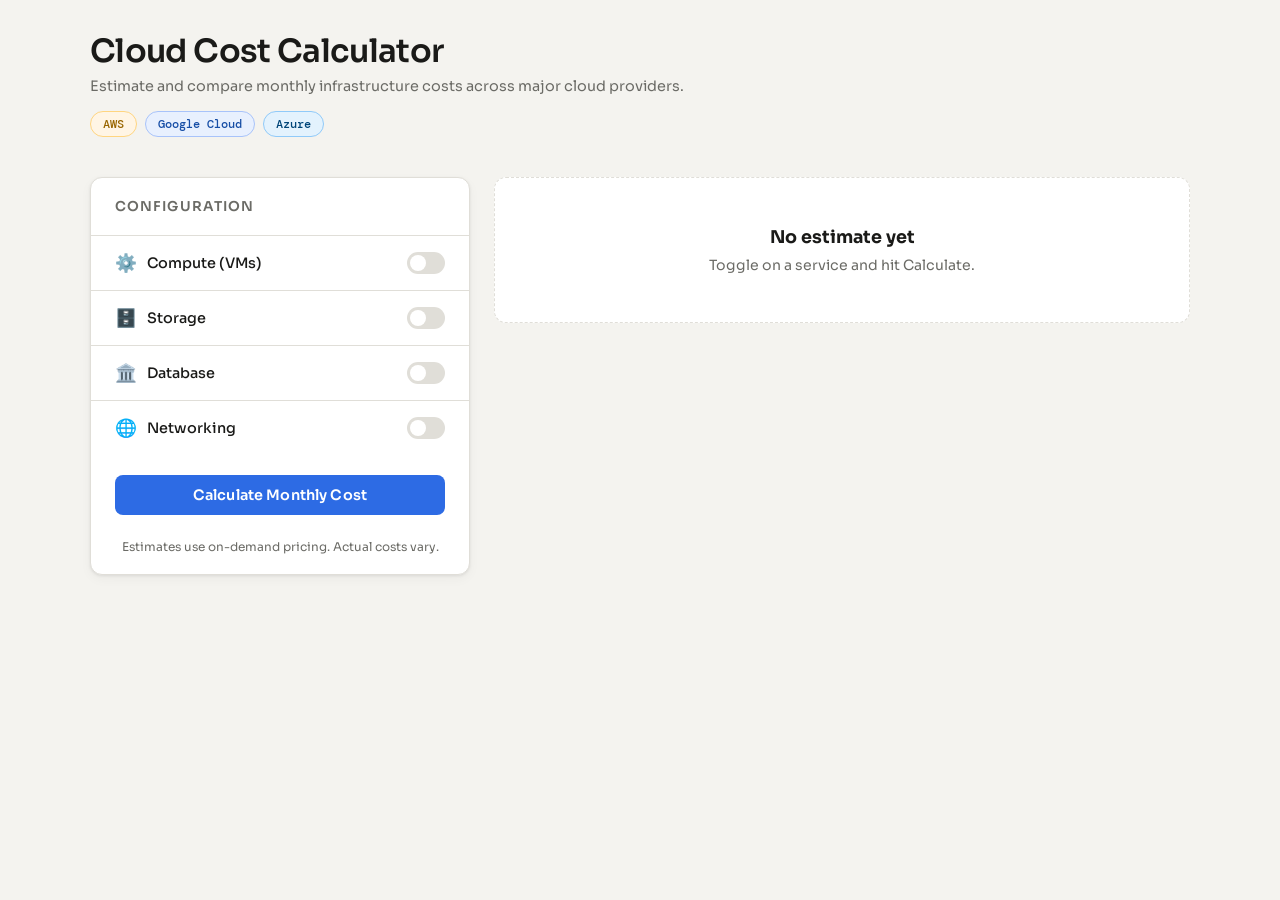
<file: index.html>
<!DOCTYPE html>
<html lang="en">
<head>
<meta charset="UTF-8">
<meta name="viewport" content="width=device-width, initial-scale=1.0">
<title>Cloud Cost Calculator</title>
<link href="https://fonts.googleapis.com/css2?family=DM+Mono:wght@400;500&family=Sora:wght@300;400;500;600&display=swap" rel="stylesheet">
<link rel="stylesheet" href="style.css">
</head>
<body>
<div class="page-wrap">
  <header>
    <h1>Cloud Cost Calculator</h1>
    <p>Estimate and compare monthly infrastructure costs across major cloud providers.</p>
    <div class="provider-pills">
      <span class="pill pill-aws">AWS</span>
      <span class="pill pill-gcp">Google Cloud</span>
      <span class="pill pill-azure">Azure</span>
    </div>
  </header>

  <div class="layout">
    <div class="config-panel">
      <div class="panel-header"><h2>Configuration</h2></div>

      <div class="section">
        <div class="section-header" onclick="toggleSection('compute')">
          <span class="section-icon">⚙️</span>
          <span class="section-title">Compute (VMs)</span>
          <span class="section-badge" id="badge-compute"></span>
          <button class="toggle-btn" id="toggle-compute" onclick="event.stopPropagation();flipToggle('compute')"></button>
        </div>
        <div class="section-body" id="body-compute">
          <div class="field"><label>AWS instance</label><select id="compute-aws"></select></div>
          <div class="field"><label>GCP machine type</label><select id="compute-gcp"></select></div>
          <div class="field"><label>Azure VM size</label><select id="compute-azure"></select></div>
          <div class="field">
            <label>Instances: <strong id="lbl-compute-count">1</strong></label>
            <div class="range-row"><input type="range" id="compute-count" min="1" max="20" value="1" step="1" oninput="upd('compute-count','lbl-compute-count',v=>v)"></div>
          </div>
          <div class="field">
            <label>Hours/month: <strong id="lbl-compute-hours">730</strong></label>
            <div class="range-row"><input type="range" id="compute-hours" min="1" max="730" value="730" step="1" oninput="upd('compute-hours','lbl-compute-hours',v=>v)"></div>
          </div>
        </div>
      </div>

      <div class="section">
        <div class="section-header" onclick="toggleSection('storage')">
          <span class="section-icon">🗄️</span>
          <span class="section-title">Storage</span>
          <span class="section-badge" id="badge-storage"></span>
          <button class="toggle-btn" id="toggle-storage" onclick="event.stopPropagation();flipToggle('storage')"></button>
        </div>
        <div class="section-body" id="body-storage">
          <div class="field"><label>AWS storage tier</label><select id="storage-aws"></select></div>
          <div class="field"><label>GCP storage class</label><select id="storage-gcp"></select></div>
          <div class="field"><label>Azure storage tier</label><select id="storage-azure"></select></div>
          <div class="field">
            <label>Size: <strong id="lbl-storage-gb">100</strong> GB</label>
            <div class="range-row"><input type="range" id="storage-gb" min="1" max="10000" value="100" step="1" oninput="upd('storage-gb','lbl-storage-gb',v=>v)"></div>
          </div>
        </div>
      </div>

      <div class="section">
        <div class="section-header" onclick="toggleSection('database')">
          <span class="section-icon">🏛️</span>
          <span class="section-title">Database</span>
          <span class="section-badge" id="badge-database"></span>
          <button class="toggle-btn" id="toggle-database" onclick="event.stopPropagation();flipToggle('database')"></button>
        </div>
        <div class="section-body" id="body-database">
          <div class="field"><label>AWS RDS instance</label><select id="database-aws"></select></div>
          <div class="field"><label>GCP Cloud SQL</label><select id="database-gcp"></select></div>
          <div class="field"><label>Azure DB instance</label><select id="database-azure"></select></div>
          <div class="field">
            <label>DB storage: <strong id="lbl-db-storage">100</strong> GB</label>
            <div class="range-row"><input type="range" id="db-storage" min="20" max="2000" value="100" step="10" oninput="upd('db-storage','lbl-db-storage',v=>v)"></div>
          </div>
          <div class="field">
            <label>Hours/month: <strong id="lbl-db-hours">730</strong></label>
            <div class="range-row"><input type="range" id="db-hours" min="1" max="730" value="730" step="1" oninput="upd('db-hours','lbl-db-hours',v=>v)"></div>
          </div>
        </div>
      </div>

      <div class="section" style="border-bottom:none">
        <div class="section-header" onclick="toggleSection('networking')">
          <span class="section-icon">🌐</span>
          <span class="section-title">Networking</span>
          <span class="section-badge" id="badge-networking"></span>
          <button class="toggle-btn" id="toggle-networking" onclick="event.stopPropagation();flipToggle('networking')"></button>
        </div>
        <div class="section-body" id="body-networking">
          <div class="field"><label>AWS transfer type</label><select id="networking-aws"></select></div>
          <div class="field"><label>GCP egress type</label><select id="networking-gcp"></select></div>
          <div class="field"><label>Azure outbound type</label><select id="networking-azure"></select></div>
          <div class="field">
            <label>Data transfer: <strong id="lbl-networking-gb">500</strong> GB/mo</label>
            <div class="range-row"><input type="range" id="networking-gb" min="1" max="50000" value="500" step="10" oninput="upd('networking-gb','lbl-networking-gb',v=>v)"></div>
          </div>
        </div>
      </div>

      <button class="calc-btn" onclick="calculate()">Calculate Monthly Cost</button>
      <p class="note">Estimates use on-demand pricing. Actual costs vary.</p>
    </div>

    <div class="results-panel" id="results">
      <div class="placeholder">
        <strong>No estimate yet</strong>
        Toggle on a service and hit Calculate.
      </div>
    </div>
  </div>
</div>

<script src="script.js"></script>
</body>
</html>
</file>
<file: style.css>
*, *::before, *::after { box-sizing: border-box; margin: 0; padding: 0; }
:root {
    --aws:#FF9900; --aws-bg:#FFF5E5; --aws-border:#FFD580;
    --gcp:#4285F4; --gcp-bg:#E8F0FE; --gcp-border:#A8C3FA;
    --azure:#0078D4; --azure-bg:#E3F2FD; --azure-border:#90CAF9;
    --bg:#F4F3EF; --surface:#FFFFFF; --card:#FAFAF8;
    --text:#1A1A18; --muted:#6B6B66; --border:#E0DED8;
    --accent:#2D6BE4;
    --radius:12px; --radius-sm:8px;
    --shadow:0 1px 3px rgba(0,0,0,0.08),0 4px 12px rgba(0,0,0,0.04);
}
body 
    { 
        font-family:'Sora',sans-serif; 
        background:var(--bg); 
        color:var(--text); 
        min-height:100vh; 
        padding:2rem 1rem; 
    }
.page-wrap 
    { 
        max-width:1100px; 
        margin:0 auto; 
    }
  header { margin-bottom:2.5rem; }
  header h1 { font-size:2rem; font-weight:600; letter-spacing:-0.02em; line-height:1.2; margin-bottom:0.4rem; }
  header p { font-size:0.9rem; color:var(--muted); }
  .provider-pills { display:flex; gap:8px; margin-top:1rem; flex-wrap:wrap; }
  .pill { padding:4px 12px; border-radius:20px; font-size:0.75rem; font-weight:500; font-family:'DM Mono',monospace; }
  .pill-aws   { background:var(--aws-bg);   color:#996600; border:1px solid var(--aws-border); }
  .pill-gcp   { background:var(--gcp-bg);   color:#174EA6; border:1px solid var(--gcp-border); }
  .pill-azure { background:var(--azure-bg); color:#004578; border:1px solid var(--azure-border); }
  .layout { display:grid; grid-template-columns:380px 1fr; gap:1.5rem; align-items:start; }
  @media(max-width:800px){ .layout{ grid-template-columns:1fr; } }

  .config-panel { background:var(--surface); border-radius:var(--radius); border:1px solid var(--border); box-shadow:var(--shadow); overflow:hidden; }
  .panel-header { padding:1.25rem 1.5rem; border-bottom:1px solid var(--border); }
  .panel-header h2 { font-size:0.85rem; font-weight:600; text-transform:uppercase; letter-spacing:0.08em; color:var(--muted); }

  .section { border-bottom:1px solid var(--border); }
  .section-header { display:flex; align-items:center; gap:10px; padding:1rem 1.5rem; cursor:pointer; transition:background 0.15s; user-select:none; }
  .section-header:hover { background:var(--card); }
  .section-icon { font-size:1.1rem; }
  .section-title { font-size:0.9rem; font-weight:500; flex:1; }
  .section-badge { font-family:'DM Mono',monospace; font-size:0.72rem; padding:2px 8px; border-radius:20px; background:#E8F5E9; color:#2E7D32; border:1px solid #A5D6A7; display:none; }
  .section-badge.visible { display:inline-block; }
  .toggle-btn { width:38px; height:22px; border-radius:11px; background:var(--border); border:none; cursor:pointer; position:relative; transition:background 0.2s; flex-shrink:0; }
  .toggle-btn::after { content:''; position:absolute; top:3px; left:3px; width:16px; height:16px; border-radius:50%; background:white; transition:transform 0.2s; }
  .toggle-btn.on { background:var(--accent); }
  .toggle-btn.on::after { transform:translateX(16px); }

  .section-body { padding:0 1.5rem 1.25rem; display:none; }
  .section-body.open { display:block; }

  .field { margin-bottom:1rem; }
  .field:last-child { margin-bottom:0; }
  label { display:block; font-size:0.78rem; color:var(--muted); margin-bottom:0.4rem; font-weight:500; }
  select { width:100%; padding:7px 10px; border:1px solid var(--border); border-radius:var(--radius-sm); font-size:0.85rem; font-family:'DM Mono',monospace; background:var(--card); color:var(--text); outline:none; transition:border 0.15s; appearance:none; -webkit-appearance:none; }
  select:focus { border-color:var(--accent); }

  .range-row { display:flex; align-items:center; gap:10px; margin-top:6px; }
  input[type=range] { flex:1; height:4px; border-radius:2px; -webkit-appearance:none; background:var(--border); cursor:pointer; outline:none; }
  input[type=range]::-webkit-slider-thumb { -webkit-appearance:none; width:16px; height:16px; border-radius:50%; background:var(--accent); cursor:pointer; }
  input[type=range]::-moz-range-thumb { width:16px; height:16px; border-radius:50%; background:var(--accent); cursor:pointer; border:none; }

  .calc-btn { width:calc(100% - 3rem); margin:1.25rem 1.5rem; padding:11px; border-radius:var(--radius-sm); background:var(--accent); color:white; border:none; font-size:0.9rem; font-weight:600; font-family:'Sora',sans-serif; cursor:pointer; transition:opacity 0.15s,transform 0.1s; letter-spacing:0.01em; display:block; }
  .calc-btn:hover { opacity:0.9; }
  .calc-btn:active { transform:scale(0.99); }

  .results-panel { display:flex; flex-direction:column; gap:1.25rem; }
  .provider-card { background:var(--surface); border-radius:var(--radius); border:1px solid var(--border); box-shadow:var(--shadow); overflow:hidden; }
  .provider-card.cheapest { outline:2px solid var(--accent); outline-offset:-1px; border-color:transparent; }
  .provider-header { display:flex; align-items:center; gap:12px; padding:1.1rem 1.5rem; border-bottom:1px solid var(--border); }
  .provider-logo { width:32px; height:32px; border-radius:8px; display:flex; align-items:center; justify-content:center; font-weight:700; font-size:0.72rem; font-family:'DM Mono',monospace; letter-spacing:0.05em; }
  .logo-aws   { background:var(--aws-bg);   color:#996600; border:1px solid var(--aws-border); }
  .logo-gcp   { background:var(--gcp-bg);   color:#174EA6; border:1px solid var(--gcp-border); }
  .logo-azure { background:var(--azure-bg); color:#004578; border:1px solid var(--azure-border); }
  .provider-name { font-size:0.95rem; font-weight:600; flex:1; }
  .best-badge { font-size:0.72rem; font-family:'DM Mono',monospace; padding:3px 10px; border-radius:20px; font-weight:500; background:#E8F0FE; color:#174EA6; border:1px solid var(--gcp-border); display:none; }
  .best-badge.visible { display:inline-block; }
  .provider-total { font-family:'DM Mono',monospace; font-size:1.4rem; font-weight:500; }
  .provider-total span { font-size:0.75rem; color:var(--muted); font-weight:400; margin-left:2px; }
  .breakdown-grid { display:grid; grid-template-columns:repeat(auto-fit,minmax(110px,1fr)); gap:1px; background:var(--border); }
  .breakdown-cell { padding:0.9rem 1.25rem; background:var(--surface); }
  .bc-label { font-size:0.72rem; color:var(--muted); margin-bottom:4px; font-weight:500; text-transform:uppercase; letter-spacing:0.06em; }
  .bc-value { font-family:'DM Mono',monospace; font-size:1rem; font-weight:500; }
  .yearly-row { padding:0.6rem 1.25rem; background:var(--card); font-size:0.75rem; color:var(--muted); font-family:'DM Mono',monospace; }

  .summary-bar { background:var(--surface); border-radius:var(--radius); border:1px solid var(--border); box-shadow:var(--shadow); padding:1.25rem 1.5rem; }
  .summary-bar h3 { font-size:0.78rem; font-weight:600; text-transform:uppercase; letter-spacing:0.08em; color:var(--muted); margin-bottom:1rem; }
  .bar-chart { display:flex; flex-direction:column; gap:10px; }
  .bar-row { display:flex; align-items:center; gap:12px; }
  .bar-label { font-size:0.82rem; font-weight:500; min-width:52px; }
  .bar-track { flex:1; height:10px; background:var(--bg); border-radius:5px; overflow:hidden; }
  .bar-fill { height:100%; border-radius:5px; transition:width 0.5s ease; }
  .bar-fill-aws   { background:var(--aws); }
  .bar-fill-gcp   { background:var(--gcp); }
  .bar-fill-azure { background:var(--azure); }
  .bar-amount { font-family:'DM Mono',monospace; font-size:0.82rem; min-width:80px; text-align:right; font-weight:500; }

  .placeholder { background:var(--surface); border-radius:var(--radius); border:1px dashed var(--border); padding:3rem; text-align:center; color:var(--muted); font-size:0.88rem; }
  .placeholder strong { display:block; font-size:1.1rem; margin-bottom:0.5rem; color:var(--text); }
  .note { font-size:0.75rem; color:var(--muted); text-align:center; padding:0.25rem 1.5rem 1.25rem; }
</file>
